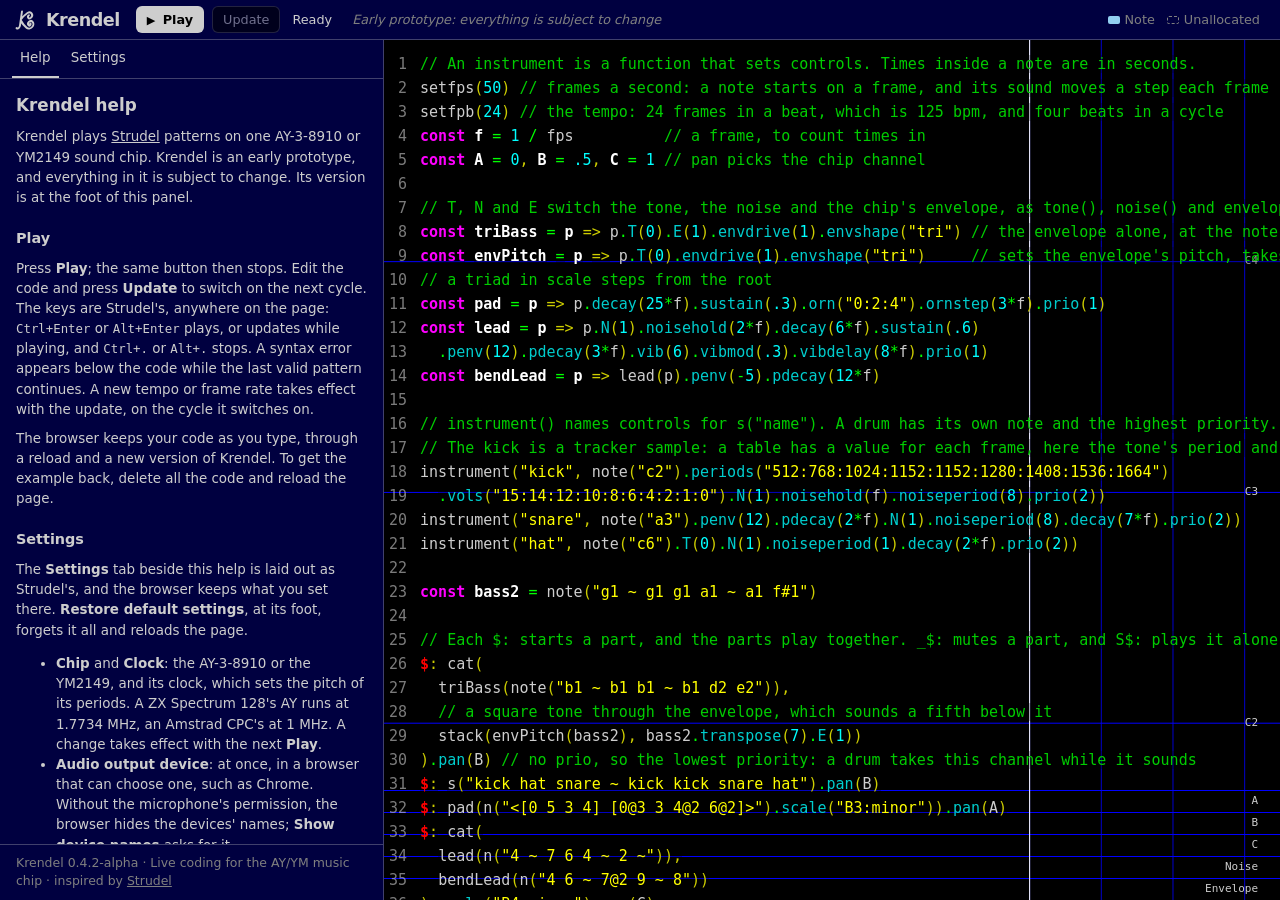
<file: krendel/index.html>
<!doctype html>
<html lang="en">
<head>
  <meta charset="utf-8">
  <meta name="viewport" content="width=device-width, initial-scale=1">
  <meta name="theme-color" content="#121816">
  <base target="_blank">
  <link rel="icon" type="image/svg+xml" href="/krendel/assets/icon-DNOsVQRB.svg">
  <title>Krendel</title>
  <script type="module" crossorigin src="/krendel/assets/index-BcFGlMpM.js"></script>
  <link rel="stylesheet" crossorigin href="/krendel/assets/index-JspFDfoZ.css">
</head>
<body>
  <header>
    <h1><span class="logo" aria-hidden="true"></span>Krendel</h1>
    <button type="button" id="play" class="primary">
      <span id="playLabel" title="Ctrl+Enter"><span aria-hidden="true">▶</span> Play</span>
      <span id="stopLabel" title="Ctrl+." hidden><span aria-hidden="true">■</span> Stop</span>
    </button>
    <button type="button" id="update" title="Ctrl+Enter" disabled>Update</button>
    <output id="status" role="status">Ready</output>
    <span class="disclaimer">Early prototype: everything is subject to change</span>
    <div class="legend" id="legend" aria-label="Instruments">
      <span><i class="contended"></i>Unallocated</span>
    </div>
  </header>

  <main>
    <!-- The code, over the piano roll and the chip's lanes. -->
    <section id="stage" aria-label="Pattern">
      <canvas id="score" role="img" aria-label="Piano roll with rendered voices to the left of the playhead and scheduled notes to the right"></canvas>
      <canvas id="ownership" role="img" aria-label="Rendered tone channel A, B, C, noise and envelope ownership"></canvas>
      <div id="editor"></div>
    </section>
    <p id="error" role="alert" hidden></p>

    <aside>
      <div role="tablist" aria-label="Panel">
        <button type="button" role="tab" id="helpTab" aria-controls="help" aria-selected="true">Help</button>
        <button type="button" role="tab" id="settingsTab" aria-controls="settings" aria-selected="false">Settings</button>
      </div>
      <div id="help" role="tabpanel" aria-labelledby="helpTab"></div>
      <!-- As Strudel's settings: each one's name over its control. A name is an editor extension's in
           @strudel/codemirror, or one that settings.js keeps. -->
      <form id="settings" role="tabpanel" aria-labelledby="settingsTab" hidden>
        <fieldset id="chipSettings">
          <label>Chip
            <select name="chip">
              <option value="ay">AY-3-8910</option>
              <option value="ym">YM2149</option>
            </select>
          </label>
          <label>Clock
            <select name="clock">
              <option value="1773400">1.7734 MHz: ZX Spectrum 128</option>
              <option value="1750000">1.75 MHz: Pentagon</option>
              <option value="1789772.5">1.7898 MHz: MSX</option>
              <option value="2000000">2 MHz: Atari ST</option>
              <option value="1000000">1 MHz: Amstrad CPC</option>
            </select>
          </label>
          <p>A change takes effect with the next <b>Play</b>.</p>
        </fieldset>
        <div>
          <label>Audio output device <select name="output"></select></label>
          <button type="button" id="outputNames" hidden>Show device names</button>
        </div>
        <label>Theme <select name="theme"></select></label>
        <!-- fonts.css has these fonts. -->
        <label>Font
          <select name="fontFamily">
            <option value="">System monospace</option>
            <optgroup label="Retro computers">
              <option>ZX Spectrum</option>
              <option>ZX Spectrum 6x8</option>
              <option>MSX</option>
              <option>Cambridge Z88</option>
              <option>IBM PC 8x8</option>
              <option>IBM PC 8x8 Tall</option>
            </optgroup>
            <optgroup label="Fantasy consoles">
              <option>PICO-8</option>
              <option>TIC-80</option>
            </optgroup>
            <optgroup label="Others">
              <option>Iosevka</option>
              <option>JetBrains Mono</option>
              <option>Fira Code</option>
              <option>Fira Code SemiBold</option>
              <option>Hack</option>
              <option>IBM 3270</option>
              <option>BigBlue Terminal</option>
              <option>Monocraft</option>
              <option>Press Start 2P</option>
            </optgroup>
          </select>
        </label>
        <fieldset class="row">
          <legend>Font size</legend>
          <input name="fontSize" type="range" min="8" max="48" aria-label="Font size">
          <input name="fontSize" type="number" min="8" max="48" required aria-label="Font size">
        </fieldset>
        <fieldset class="choices">
          <legend>Keys</legend>
          <label><input type="radio" name="keybindings" value="codemirror">Standard</label>
          <label><input type="radio" name="keybindings" value="vim">Vim</label>
          <label><input type="radio" name="keybindings" value="emacs">Emacs</label>
          <label><input type="radio" name="keybindings" value="vscode">VS Code</label>
        </fieldset>
        <fieldset class="choices">
          <legend>Panel position</legend>
          <label><input type="radio" name="panel" value="left">Left</label>
          <label><input type="radio" name="panel" value="right">Right</label>
          <label><input type="radio" name="panel" value="bottom">Bottom</label>
        </fieldset>
        <fieldset class="checks">
          <legend>More settings</legend>
          <label><input type="checkbox" name="isBracketMatchingEnabled"> Match brackets</label>
          <label><input type="checkbox" name="isBracketClosingEnabled"> Close brackets</label>
          <label><input type="checkbox" name="isLineNumbersDisplayed"> Line numbers</label>
          <label><input type="checkbox" name="isActiveLineHighlighted"> Highlight the cursor's line</label>
          <label><input type="checkbox" name="isPatternHighlightingEnabled"> Highlight playing events in the code</label>
          <label><input type="checkbox" name="isAutoCompletionEnabled"> Complete Strudel's functions</label>
          <label><input type="checkbox" name="isTooltipEnabled"> Strudel's docs on Ctrl and hover</label>
          <label><input type="checkbox" name="isLineWrappingEnabled"> Wrap long lines</label>
          <label><input type="checkbox" name="isTabIndentationEnabled"> Tab indents</label>
          <label><input type="checkbox" name="isMultiCursorEnabled"> Multiple cursors with Cmd/Ctrl+click</label>
          <label><input type="checkbox" name="isFlashEnabled"> Flash the code on Play and Update</label>
        </fieldset>
        <fieldset>
          <legend>Reset settings</legend>
          <button type="button" id="restoreDefaults">Restore default settings</button>
        </fieldset>
      </form>
      <footer>Krendel <span class="version"></span> <span aria-hidden="true">·</span> Live coding for the AY/YM music chip <span aria-hidden="true">·</span> inspired by <a href="https://strudel.cc/">Strudel</a></footer>
    </aside>
  </main>
</body>
</html>
</file>
<file: krendel/assets/index-JspFDfoZ.css>
@font-face{font-family:ZX Spectrum;src:url(/krendel/fonts/8bit/zx-spectrum.woff2) format("woff2")}@font-face{font-family:ZX Spectrum;font-weight:700;src:url(/krendel/fonts/8bit/zx-spectrum-bold.woff2) format("woff2")}@font-face{font-family:ZX Spectrum;font-style:italic;src:url(/krendel/fonts/8bit/zx-spectrum-italic.woff2) format("woff2")}@font-face{font-family:ZX Spectrum;font-weight:700;font-style:italic;src:url(/krendel/fonts/8bit/zx-spectrum-bold-italic.woff2) format("woff2")}@font-face{font-family:"ZX Spectrum 6x8";src:url(/krendel/fonts/8bit/zx-spectrum-6x8.woff2) format("woff2")}@font-face{font-family:"ZX Spectrum 6x8";font-weight:700;src:url(/krendel/fonts/8bit/zx-spectrum-6x8-bold.woff2) format("woff2")}@font-face{font-family:"ZX Spectrum 6x8";font-style:italic;src:url(/krendel/fonts/8bit/zx-spectrum-6x8-italic.woff2) format("woff2")}@font-face{font-family:"ZX Spectrum 6x8";font-weight:700;font-style:italic;src:url(/krendel/fonts/8bit/zx-spectrum-6x8-bold-italic.woff2) format("woff2")}@font-face{font-family:Cambridge Z88;font-weight:700;src:url(/krendel/fonts/8bit/cambridge-z88.woff2) format("woff2")}@font-face{font-family:TIC-80;font-weight:700;src:url(/krendel/fonts/8bit/tic-80.woff2) format("woff2")}@font-face{font-family:"IBM PC 8x8";font-weight:700;src:url(/krendel/fonts/ibm-pc-8x8/ibm-pc-8x8.woff2) format("woff2")}@font-face{font-family:"IBM PC 8x8 Tall";font-weight:700;src:url(/krendel/fonts/ibm-pc-8x8/ibm-pc-8x8-tall.woff2) format("woff2")}@font-face{font-family:MSX;font-weight:100 900;src:url(/krendel/fonts/8bit/msx.woff2) format("woff2")}@font-face{font-family:PICO-8;font-weight:100 900;src:url(/krendel/fonts/8bit/pico-8.woff2) format("woff2")}@font-face{font-family:Iosevka;src:url(/krendel/fonts/iosevka/Iosevka-Regular.woff2) format("woff2")}@font-face{font-family:Iosevka;font-weight:700;src:url(/krendel/fonts/iosevka/Iosevka-Bold.woff2) format("woff2")}@font-face{font-family:Iosevka;font-style:italic;src:url(/krendel/fonts/iosevka/Iosevka-Italic.woff2) format("woff2")}@font-face{font-family:Iosevka;font-weight:700;font-style:italic;src:url(/krendel/fonts/iosevka/Iosevka-BoldItalic.woff2) format("woff2")}@font-face{font-family:JetBrains Mono;src:url(/krendel/fonts/jetbrains-mono/JetBrainsMono.woff2) format("woff2")}@font-face{font-family:Fira Code;src:url(/krendel/fonts/fira-code/FiraCode-Regular.ttf) format("truetype")}@font-face{font-family:Fira Code SemiBold;src:url(/krendel/fonts/fira-code/FiraCode-SemiBold.ttf) format("truetype")}@font-face{font-family:Hack;src:url(/krendel/fonts/hack/Hack-Regular.ttf) format("truetype")}@font-face{font-family:"IBM 3270";src:url(/krendel/fonts/ibm-3270/3270-Regular.ttf) format("truetype")}@font-face{font-family:BigBlue Terminal;src:url(/krendel/fonts/bigblue-terminal/BigBlue_TerminalPlus.ttf) format("truetype")}@font-face{font-family:Monocraft;src:url(/krendel/fonts/monocraft/Monocraft.ttf) format("truetype")}@font-face{font-family:"Press Start 2P";src:url(/krendel/fonts/press-start-2p/PressStart2P-Regular.ttf) format("truetype")}:root{color-scheme:dark;font-family:Inter,ui-sans-serif,system-ui,sans-serif;color:var(--text);background:var(--page);--mono: "IBM Plex Mono", "SFMono-Regular", Consolas, monospace;--lanes: 110px;--muted: color-mix(in srgb, var(--foreground) 31%, transparent);--page: var(--background, #121816);--text: var(--foreground, #e4eee7);--panel: var(--lineHighlight, transparent);--line: var(--muted);--quiet: color-mix(in srgb, var(--text) 62%, var(--page));--accent: var(--text);--on-accent: var(--page);--control: var(--page);--control-line: var(--muted);--gutter-line: var(--muted);--code: var(--text);--code-back: var(--page);--unallocated: var(--quiet);--error: #ffd2bc;--error-back: #3a2923}:root.light{color-scheme:light;--error: #7a2a14;--error-back: #fbe3da}:root[data-theme=strudelTheme]{--page: #121816;--text: #e4eee7;--panel: #1a221e;--line: #33413a;--quiet: #a3b0a9;--accent: #c0eb9a;--on-accent: #1b2f13;--control: #242f28;--control-line: #43564a;--gutter-line: #29362e;--code: #d1e0d7;--code-back: #141a17;--unallocated: #bfcac3;--roll-past: #131a17;--roll-future: #161f19;--roll-beat: #202b24;--roll-octave: #304036;--roll-label: #a3b0a9;--roll-playhead: #dce9e0;--roll-on-note: #191e19;--roll-restart: #ffffff;--roll-gap: #d18278}:root[data-theme=zxSpectrumNight]{--roll-past: #000000;--roll-future: #000000;--roll-beat: #0000cd;--roll-octave: #0000ff;--roll-label: #cdcdcd;--roll-playhead: #ffffff;--roll-on-note: #000000;--roll-restart: #ffffff;--roll-gap: #ff0000}:root[data-theme=zxSpectrumDay]{--roll-past: #cdcdcd;--roll-future: #cdcdcd;--roll-beat: #0000cd40;--roll-octave: #0000cd80;--roll-label: #000000;--roll-playhead: #000000;--roll-on-note: #000000;--roll-restart: #000000;--roll-gap: #cd0000;--roll-note: #ffffff}*{box-sizing:border-box}h1,h2,h3,p{margin:0}body{margin:0;height:100dvh;display:grid;grid-template-rows:auto minmax(0,1fr)}main{display:grid;grid-template:"aside stage" minmax(0,1fr) "aside error" auto / clamp(280px,30vw,430px) minmax(0,1fr);min-height:0}main[data-panel=right]{grid-template:"stage aside" minmax(0,1fr) "error aside" auto / minmax(0,1fr) clamp(280px,30vw,430px)}main[data-panel=bottom]{grid-template:"stage" minmax(0,1fr) "error" auto "aside" 38dvh / minmax(0,1fr)}header{display:flex;flex-wrap:wrap;align-items:center;gap:6px 8px;padding:6px 12px;background:var(--panel);border-bottom:1px solid var(--line);font-size:.8rem}h1{display:flex;align-items:center;gap:8px;margin-right:8px;font-size:1.1rem;letter-spacing:-.03em}.logo svg{display:block;width:26px;height:26px}.logo rect{fill:none}.logo path{stroke:var(--accent)}.disclaimer{margin-left:12px;color:var(--quiet);font-style:italic}button,select,input[type=number]{font:inherit;color:inherit;background:var(--control);border:1px solid var(--control-line);border-radius:6px;padding:5px 10px}button:not(:disabled),select:not(:disabled){cursor:pointer}button:not(:disabled):hover,select:not(:disabled):hover{filter:brightness(1.2)}:focus-visible{outline:2px solid var(--accent);outline-offset:3px}button:disabled,select:disabled{opacity:.55}button.primary{background:var(--accent);color:var(--on-accent);border-color:transparent;font-weight:700}button [aria-hidden]{margin-right:3px;font-size:.7rem}#status{color:var(--accent);margin-left:4px}.legend{display:flex;flex-wrap:wrap;gap:4px 12px;margin-left:auto;margin-right:8px;color:var(--quiet)}.legend span{display:inline-flex;align-items:center;gap:5px}.legend i{width:12px;height:8px;border-radius:2px}.legend .contended{border:1px dashed var(--unallocated)}#stage{grid-area:stage;position:relative;min-width:0;min-height:0}canvas{position:absolute;left:0;width:100%}#score{top:0;height:calc(100% - var(--lanes))}#ownership{bottom:0;height:var(--lanes)}#editor{position:relative;height:100%}#editor .cm-editor{height:100%;background:transparent}#editor .cm-scroller{font-family:var(--code-font, var(--mono));font-size:var(--code-size, 15px);line-height:round(calc(var(--code-size, 15px) * 1.65),2px)}#editor .cm-scroller,#help,#settings{scrollbar-width:thin;scrollbar-color:var(--control-line) transparent}#editor .cm-line>*{background:var(--lineBackground)}#editor .cm-focused .cm-matchingBracket{text-decoration:underline 2px;text-underline-offset:4px}#editor .cm-tooltip{color:var(--text);background:var(--page);border:1px solid var(--line);border-radius:6px}#editor .cm-tooltip-arrow{display:none}.autocomplete-info-tooltip{max-width:min(440px,80vw);max-height:50vh;overflow-y:auto;padding:4px 2px;font-size:.8rem;line-height:1.45;white-space:normal}.strudel-tooltip .autocomplete-info-tooltip{padding:8px 10px}.autocomplete-info-tooltip h3{font-size:.95rem}.autocomplete-info-tooltip h4{margin:10px 0 4px;font-size:.8rem;color:var(--quiet)}.autocomplete-info-tooltip ul{margin:0;padding:0;list-style:none}.autocomplete-info-tooltip li+li{margin-top:4px}.autocomplete-info-param-name,.autocomplete-info-tooltip code{font-family:var(--mono)}.autocomplete-info-param-type{margin-left:6px;color:var(--quiet)}.autocomplete-info-tooltip pre{margin:4px 0 0;padding:6px 8px;font-family:var(--mono);white-space:pre-wrap;background:var(--code-back);border:1px solid var(--line);border-radius:4px}.autocomplete-info-tooltip a{color:inherit}#editor .cm-editor{color:var(--foreground)}#editor .cm-gutters{background:var(--gutterBackground);border-color:var(--gutter-line)}#editor .cm-content{padding-block:12px}#editor .cm-focused{outline:none}#editor .cm-line{padding-left:10px}#error{grid-area:error;color:var(--error);background:var(--error-back);padding:9px 16px;font-size:.82rem;overflow-wrap:anywhere}aside{grid-area:aside;display:flex;flex-direction:column;min-height:0;background:var(--panel);border-right:1px solid var(--line);font-size:.84rem;line-height:1.5}[role=tablist]{display:flex;gap:4px;padding:0 12px;border-bottom:1px solid var(--line)}[role=tab]{background:none;border:0;border-bottom:2px solid transparent;border-radius:0;padding:8px}[role=tab][aria-selected=true]{border-bottom-color:var(--text)}#help,#settings{flex:1;min-height:0;overflow-y:auto;padding:14px 16px 20px}#settings>*+*,#chipSettings>*+*{margin-top:16px}#settings fieldset{min-width:0;margin-inline:0;padding:0;border:0}#settings fieldset:disabled{opacity:.55}#settings label,#settings legend{font-size:.95rem}#settings label{display:grid;gap:6px}#settings legend{padding:0 0 6px}#settings :is(select,input,button),#settings :is(.choices,.checks) label{font-size:.84rem}#settings select{width:100%}#settings input{accent-color:var(--accent)}#settings p,#outputNames{margin-top:6px}#settings p{color:var(--quiet);font-size:.78rem}#settings .row{display:flex;align-items:center;gap:10px}#settings .row input[type=range]{flex:1}#settings .row input[type=number]{width:4.5em}#settings .choices{display:flex;flex-wrap:wrap;gap:4px}#settings .choices label{display:block;padding:3px 8px;border-bottom:2px solid transparent;cursor:pointer}#settings .choices label:has(:checked){border-bottom-color:var(--text)}#settings .choices label:has(:focus-visible){outline:2px solid var(--accent);outline-offset:2px}#settings .choices input{-webkit-appearance:none;-moz-appearance:none;appearance:none;margin:0}#settings .checks label{display:flex;align-items:center;gap:8px}#settings .checks label+label{margin-top:4px}#settings .checks label:has(:disabled){opacity:.55}#help h2{font-size:1.05rem}#help h3{margin-top:20px;font-size:.9rem;color:var(--accent)}#help p,#help pre,#help table{margin-top:9px}#help a,aside footer a{color:inherit}#help code{font-family:var(--mono);font-size:.92em;color:var(--code)}#help pre{padding:8px 10px;overflow-x:auto;background:var(--code-back);border:1px solid var(--line);border-radius:6px}#help table{border-collapse:collapse;font-size:.78rem}#help th,#help td{padding:5px 8px 5px 0;text-align:left;vertical-align:top;border-top:1px solid var(--line)}#help th{color:var(--quiet);font-weight:500}aside footer{padding:9px 16px;border-top:1px solid var(--line);color:var(--quiet);font-size:.78rem}main[data-panel=right] aside{border-right:0;border-left:1px solid var(--line)}main[data-panel=bottom] aside{border-right:0;border-top:1px solid var(--line)}@media(max-width:720px){main[data-panel]{grid-template:"stage" minmax(0,1fr) "error" auto "aside" 38dvh / minmax(0,1fr)}main[data-panel] aside{border:0;border-top:1px solid var(--line)}}
</file>
